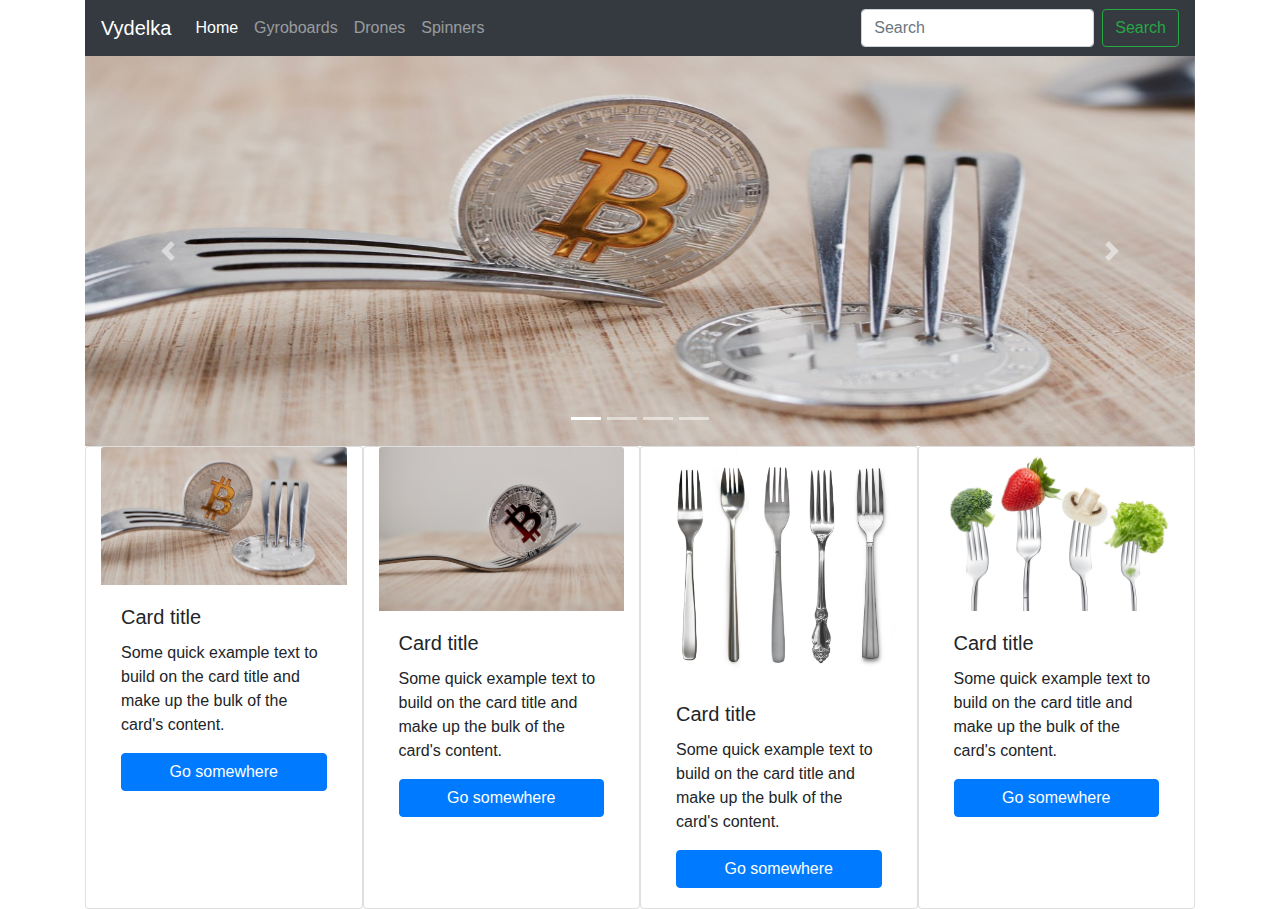
<file: index.html>
<!DOCTYPE html>
<html lang="en">

<head>
    <meta charset="UTF-8">
    <meta name="viewport" content="width=device-width, initial-scale=1.0">
    <meta http-equiv="X-UA-Compatible" content="ie=edge">
    <title>Vydelka</title>
    <link rel="stylesheet" href="https://maxcdn.bootstrapcdn.com/bootstrap/4.0.0/css/bootstrap.min.css" integrity="sha384-Gn5384xqQ1aoWXA+058RXPxPg6fy4IWvTNh0E263XmFcJlSAwiGgFAW/dAiS6JXm" crossorigin="anonymous">
    <link rel="stylesheet" href="css/index.css" type="text/css" />
</head>

<body>

    <div class="container">

        <header>
            <nav class="navbar navbar-expand-lg navbar-dark bg-dark">
                <a class="navbar-brand" href="#">Vydelka</a>
                <button class="navbar-toggler" type="button" data-toggle="collapse" data-target="#navbarTogglerDemo02" aria-controls="navbarTogglerDemo02" aria-expanded="false" aria-label="Toggle navigation">
                    <span class="navbar-toggler-icon"></span>
                </button>
                <div class="collapse navbar-collapse" id="navbarTogglerDemo02">
                    <ul class="navbar-nav mr-auto mt-2 mt-lg-0">
                        <li class="nav-item active">
                            <a class="nav-link" href="#">Home <span class="sr-only">(current)</span></a>
                        </li>
                        <li class="nav-item">
                            <a class="nav-link" href="#">Gyroboards</a>
                        </li>
                        <li class="nav-item">
                            <a class="nav-link" href="#">Drones</a>
                        </li>
                        <li class="nav-item">
                            <a class="nav-link" href="#">Spinners</a>
                        </li>
                    </ul>
                    <form class="form-inline my-2 my-lg-0">
                        <input class="form-control mr-sm-2" type="search" placeholder="Search">
                        <button class="btn btn-outline-success my-2 my-sm-0" type="submit">Search</button>
                    </form>
                </div>
            </nav>
            <div id="carouselProducts" class="carousel slide" data-ride="carousel" data-interval="5000">
                <ol class="carousel-indicators">
                    <li data-target="#carouselProducts" data-slide-to="0" class="active"></li>
                    <li data-target="#carouselProducts" data-slide-to="1"></li>
                    <li data-target="#carouselProducts" data-slide-to="2"></li>
                    <li data-target="#carouselProducts" data-slide-to="3"></li>
                </ol>
                <div class="carousel-inner">
                    <div class="carousel-item active">
                        <img class="d-block w-100" src="1.jpeg" alt="First slide">
                    </div>
                    <div class="carousel-item">
                        <img class="d-block w-100" src="2.jpg" alt="Second slide">
                    </div>
                    <div class="carousel-item">
                        <img class="d-block w-100" src="3.jpeg" alt="Third slide">
                    </div>
                    <div class="carousel-item">
                        <img class="d-block w-100" src="4.jpg" alt="Fourth slide">
                    </div>
                </div>
                <a class="carousel-control-prev" href="#carouselProducts" role="button" data-slide="prev">
                    <span class="carousel-control-prev-icon" aria-hidden="true"></span>
                    <span class="sr-only">Previous</span>
                </a>
                <a class="carousel-control-next" href="#carouselProducts" role="button" data-slide="next">
                    <span class="carousel-control-next-icon" aria-hidden="true"></span>
                    <span class="sr-only">Next</span>
                </a>
            </div>
        </header>
        
         <main class="row">
          
            <div class="card col-12 col-sm-6 col-md-4 col-lg-3">
              <img class="card-img-top" src="1.jpeg" alt="Card image cap">
              <div class="card-body">
                <h5 class="card-title">Card title</h5>
                <p class="card-text">Some quick example text to build on the card title and make up the bulk of the card's content.</p>
                <a href="#" class="btn btn-primary w-100">Go somewhere</a>
              </div>
            </div>
            <div class="card col-12 col-sm-6 col-md-4 col-lg-3">
              <img class="card-img-top" src="2.jpg" alt="Card image cap">
              <div class="card-body">
                <h5 class="card-title">Card title</h5>
                <p class="card-text">Some quick example text to build on the card title and make up the bulk of the card's content.</p>
                <a href="#" class="btn btn-primary w-100">Go somewhere</a>
              </div>
            </div>
            <div class="card col-12 col-sm-6 col-md-4 col-lg-3">
              <img class="card-img-top" src="3.jpeg" alt="Card image cap">
              <div class="card-body">
                <h5 class="card-title">Card title</h5>
                <p class="card-text">Some quick example text to build on the card title and make up the bulk of the card's content.</p>
                <a href="#" class="btn btn-primary w-100">Go somewhere</a>
              </div>
            </div>
            <div class="card col-12 col-sm-6 col-md-4 col-lg-3">
              <img class="card-img-top" src="4.jpg" alt="Card image cap">
              <div class="card-body">
                <h5 class="card-title">Card title</h5>
                <p class="card-text">Some quick example text to build on the card title and make up the bulk of the card's content.</p>
                <a href="#" class="btn btn-primary w-100">Go somewhere</a>
              </div>
            </div>
        </main>

    </div>

    <div class="modal fade modal-buy" tabindex="-1" role="dialog" aria-labelledby="myLargeModalLabel" aria-hidden="true">
      <div class="modal-dialog modal-lg">
        <div class="modal-content">
          
        </div>
      </div>
    </div>


    <script src="https://code.jquery.com/jquery-3.3.1.min.js" integrity="sha256-FgpCb/KJQlLNfOu91ta32o/NMZxltwRo8QtmkMRdAu8=" crossorigin="anonymous"></script>
    <script src="https://cdnjs.cloudflare.com/ajax/libs/popper.js/1.12.9/umd/popper.min.js" integrity="sha384-ApNbgh9B+Y1QKtv3Rn7W3mgPxhU9K/ScQsAP7hUibX39j7fakFPskvXusvfa0b4Q" crossorigin="anonymous"></script>
    <script src="https://maxcdn.bootstrapcdn.com/bootstrap/4.0.0/js/bootstrap.min.js" integrity="sha384-JZR6Spejh4U02d8jOt6vLEHfe/JQGiRRSQQxSfFWpi1MquVdAyjUar5+76PVCmYl" crossorigin="anonymous"></script>
    <script type="text/javascript" src="js/index.js"></script>
</body>

</html>
</file>
<file: css/index.css>
.carousel-item img {
    height: 390px;
}

main div.card {
    width: 18rem;
}

main {
    display: grid;
    grid-template-columns: repeat(4, 1fr);
}

main.row {
   margin: 0;
}
</file>
